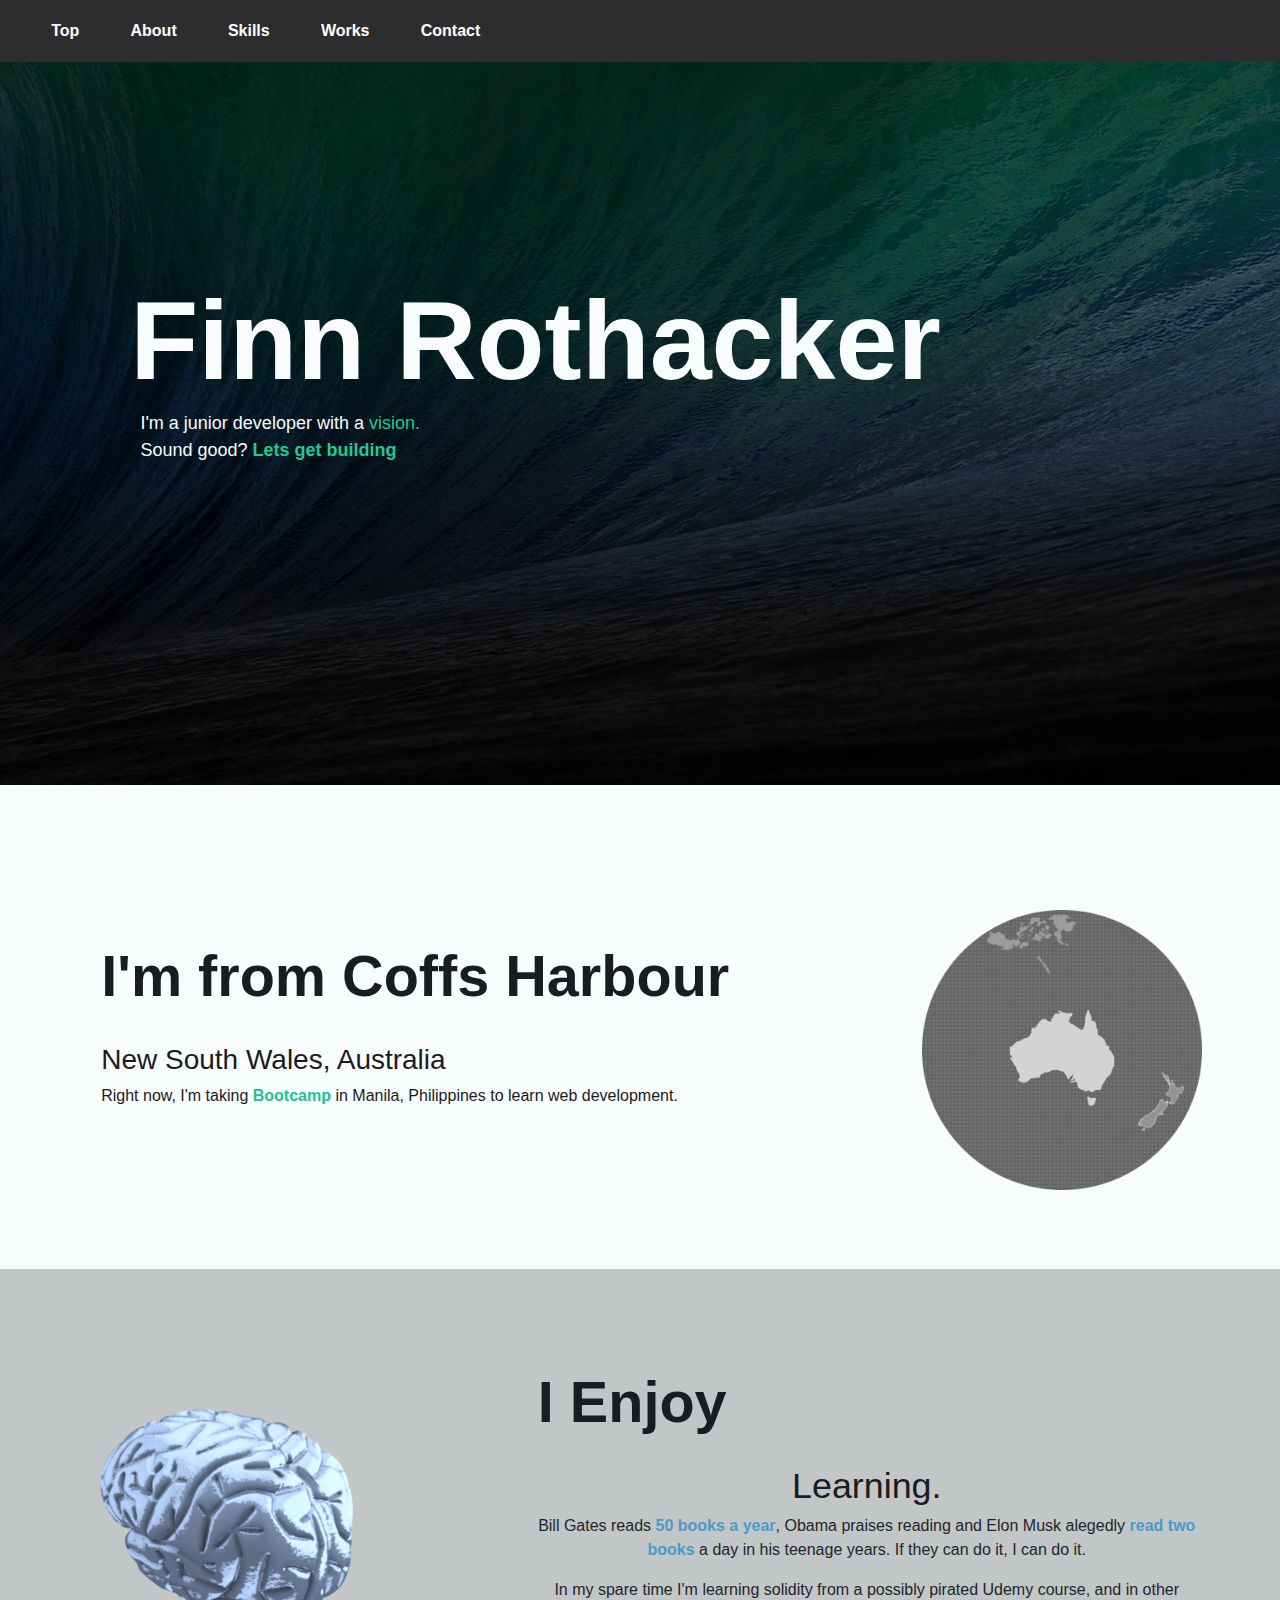
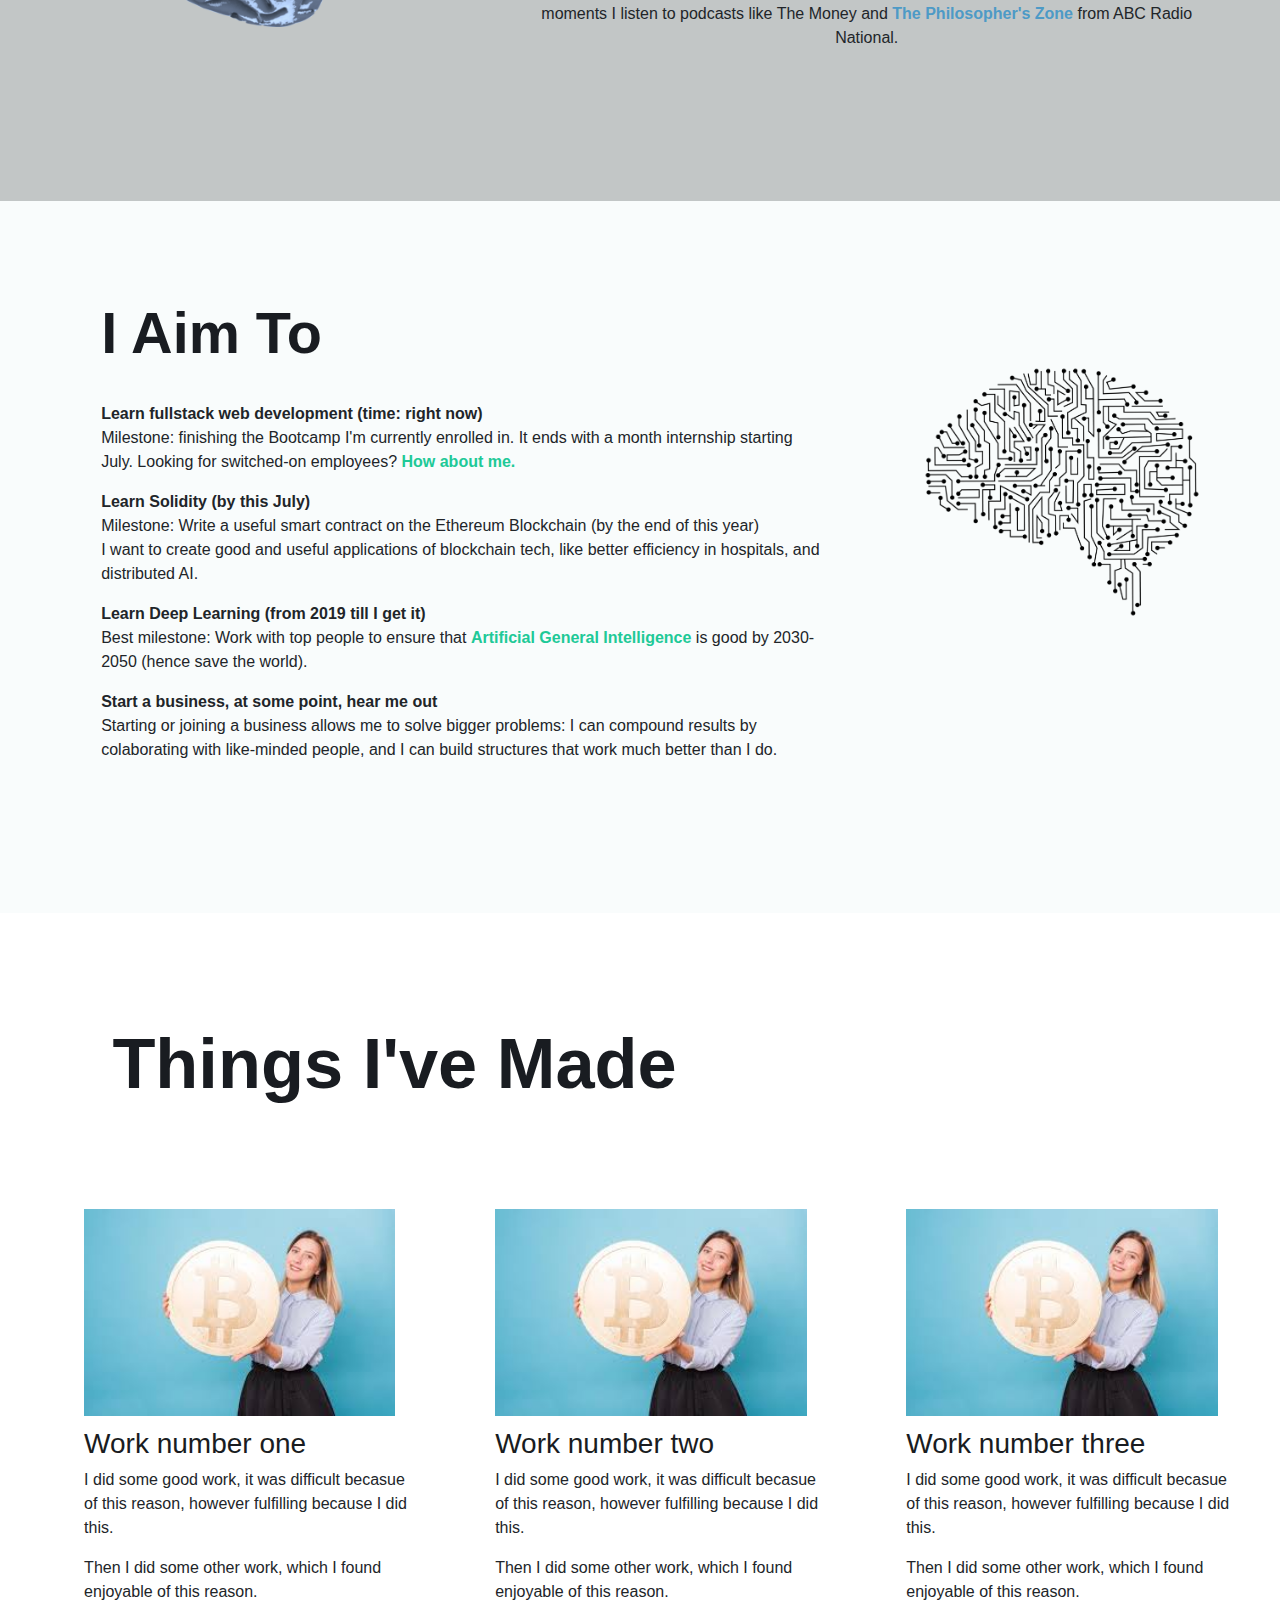
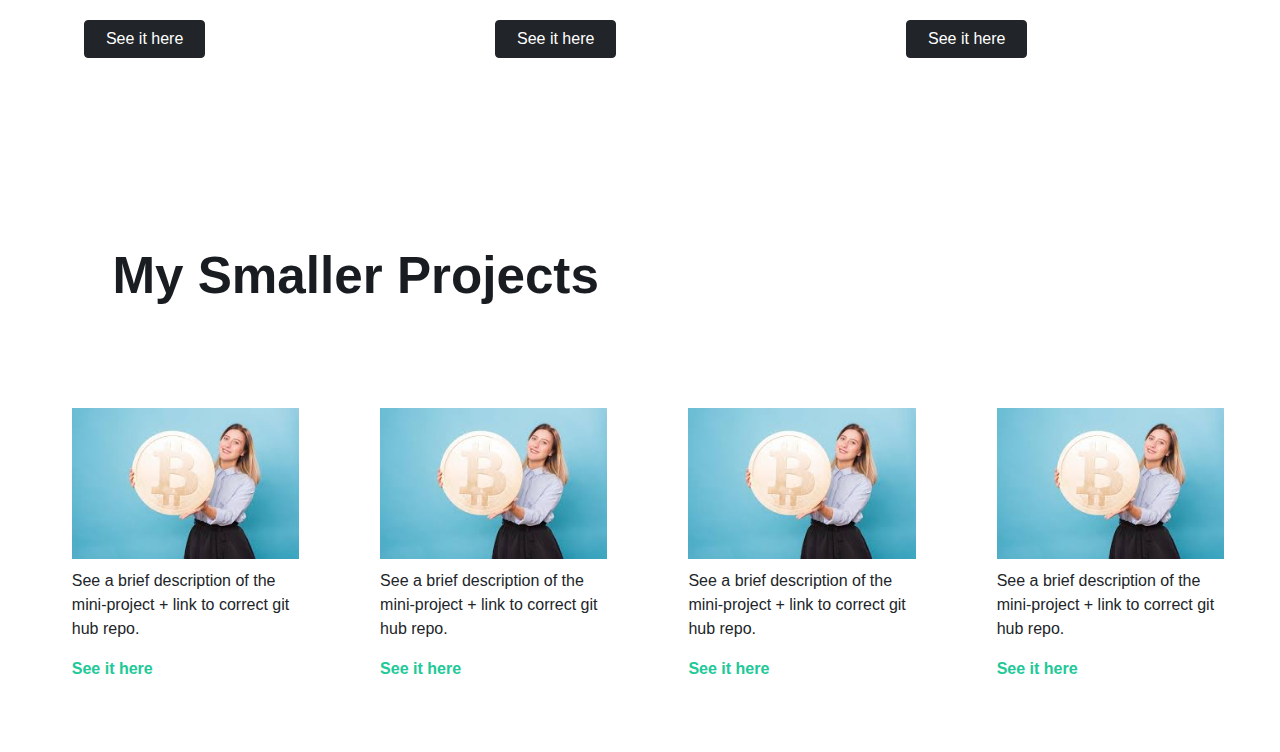
<file: index.html>
<!DOCTYPE html>
<html lang="en">

<head>
  <title>Finn</title>
  <meta charset="UTF-8">
  <meta name="viewport" content="width=device-width, initial-scale=1">


  <link rel="stylesheet" href="https://use.fontawesome.com/releases/v5.0.10/css/all.css" integrity="sha384-+d0P83n9kaQMCwj8F4RJB66tzIwOKmrdb46+porD/OvrJ+37WqIM7UoBtwHO6Nlg" crossorigin="anonymous">

  <link rel="stylesheet" href="https://stackpath.bootstrapcdn.com/bootstrap/4.1.0/css/bootstrap.min.css" integrity="sha384-9gVQ4dYFwwWSjIDZnLEWnxCjeSWFphJiwGPXr1jddIhOegiu1FwO5qRGvFXOdJZ4" crossorigin="anonymous">


  <link rel="stylesheet" type="text/css" href="custom-css-bootstrap-magic-2018-04-12.css">


  <link rel="stylesheet" type="text/css" href="style.css">
</head>

<body>
  <div id="top"></div>

  <nav class="navbar navbar-expand fixed-top">
    <div>
      <div class="navbar-nav">
        <a class="left" href="#top">Top</a>
        <a class="right" href="#about">About</a>
        <a class="right" href="#skills">Skills</a>
        <a class="right" href="#works">Works</a>
        <a class="right" href="#contact">Contact</a>
      </div>
    </div>
  </nav>

  <div class="jumbotron" >
    <div  class="container">
    <h1><a id="invisi-link2" href="#about">Finn Rothacker</a></h1> 
    <p>I'm a junior developer with a<a id="invisi-link" href="#vision"> vision.</a></br>
      Sound good? 
      <a href="#contact">Lets get building</a></p> 
    </div>
  </div>

  

  <div id="about" class="row about">
    <div class="col-sm-12 col-md-8 im-from">
      <div class="thumbnail">
        <div class="caption">
          <h2>I'm from Coffs Harbour</h2> 
          <h3>New South Wales, Australia</h3>
          <p>Right now, I'm taking <a class="darker" href="https://www.ikigaidojo.io/">Bootcamp</a> in Manila, Philippines to learn web development.</p>
          <!-- <p><a href="https://github.com/Frothacker" class="btn btn-primary" role="button">Optional button</a> </p> -->
        </div>
      </div>
    </div>
    <div class="col-sm-12 col-md-4 im-from">
      <div class="thumbnail">
        <div class="caption">
          <img src="australia.png" alt="content">
        </div>
      </div>
    </div>
    <!-- ^^^^^^^^^^^^^^^^^^^^^^^^^^^^^^^^^^^^^^^^^^^^^^^^^^ -->
    <div class="col-sm-12 col-md-4 i-like">
      <div class="thumbnail">
        <div class="caption">
          <img src="blue-brain.png" alt="content">
        </div>
      </div>
    </div>
    <div class="col-sm-12 col-md-8 i-like">
      <div class="thumbnail">
        <div class="caption">
          <h2>I Enjoy </h2> 
          <h3>Learning. </h3>
          <p>Bill Gates reads<a href="https://www.nytimes.com/2016/01/04/fashion/bill-gates-gates-notes-books.html?smid=tw-nytimes&smtyp=cur&_r=0"> 50 books a year</a>, Obama praises</a> reading and Elon Musk alegedly <a href="https://medium.com/@michaeldsimmons/how-elon-musk-learns-faster-and-better-than-everyone-else-a010a4f586ef">read two books</a> a day in his teenage years. If they can do it, I can do it.</p>
          <p> In my spare time I'm learning solidity from a possibly pirated Udemy course, and in other moments I listen to podcasts like The Money and <a href="http://www.abc.net.au/radionational/programs/philosopherszone/">The Philosopher's Zone</a> from ABC Radio National.</p>
        </div>
      </div>
    </div>
    
    <!-- ^^^^^^^^^^^^^^^^^^^^^^^^^^^^^^^^^^^^^^^^^^^^^^^^^^ -->
      <div class="col-sm-12 col-md-8 vision" id="vision">
        <div class="thumbnail">
          <div class="caption">
            <h2>I Aim To</h2> 
            <div>
              <strong>Learn fullstack web development (time: right now)</strong>
              <p>Milestone: finishing the Bootcamp I'm currently enrolled in. It ends with a month internship starting July. Looking for switched-on employees? <a href="#contact">How about me.</a> </p>
              
              <strong>Learn Solidity (by this July)</strong>
              <p>Milestone: Write a useful smart contract on the Ethereum Blockchain (by the end of this year)</br>I want to create good and useful applications of blockchain tech, like better efficiency in hospitals, and distributed AI.</p>

              <strong>Learn Deep Learning (from 2019 till I get it)</strong>
              <p>Best milestone: Work with top people to ensure that <a href="https://openai.com/">Artificial General Intelligence</a> is good by 2030-2050  (hence save the world).</p>

              <strong>Start a business, at some point, hear me out</strong>
              <p>Starting or joining a business allows me to solve bigger problems: I can compound results by colaborating with like-minded people, and I can build structures that work much better than I do. </p>

            </div>
            <!-- <p><a href="https://github.com/Frothacker" class="btn btn-primary" role="button">Optional button</a> </p> -->
          </div>
        </div>
      </div>
      <div class="col-sm-12 col-md-4 vision">
        <div class="thumbnail">
          <div class="caption">
            <img src="ai.png" alt="content">
          </div>
        </div>
      </div>
      
  </div> <!-- col div -->
  
  <div id="works" class="row works">
    <h2 class="col-sm-12">Things I've Made</h2> 

    <div class="col-sm-6 col-md-4">
      <div class="thumbnail">
        <img src="stock.jpg" alt="stock photo">
        <div class="caption">
          <h3>Work number one</h3>
          <p>I did some good work, it was difficult becasue of this reason, however fulfilling because I did this.</p>
          <p>Then I did some other work, which I found enjoyable of this reason.</p>
          <p><a href="https://github.com/Frothacker" class="btn btn-secondary" role="button">See it here</a> </p>
        </div>
      </div>
    </div>

    <div class="col-sm-6 col-md-4">
      <div class="thumbnail">
        <img src="stock.jpg" alt="stockphoto">
        <div class="caption">
          <h3>Work number two</h3>
          <p>I did some good work, it was difficult becasue of this reason, however fulfilling because I did this.</p>
          <p>Then I did some other work, which I found enjoyable of this reason.</p>
          <p><a href="https://github.com/Frothacker" class="btn btn-secondary" role="button">See it here</a> </p>
        </div>
      </div>
    </div>

    <div class="col-sm-6 col-md-4">
      <div class="thumbnail">
        <img src="stock.jpg" alt="stock photo">
        <div class="caption">
          <h3>Work number three</h3>
          <p>I did some good work, it was difficult becasue of this reason, however fulfilling because I did this.</p>
          <p>Then I did some other work, which I found enjoyable of this reason.</p>
          <p><a href="https://github.com/Frothacker" class="btn btn-secondary" role="button">See it here</a> </p>
        </div>
      </div>
    </div>

  </div>

   
<div class="row smaller-works">
  <h2 class="col-sm-12">My Smaller Projects</h2> 

  <div class="col-sm-6 col-md-3">
    <div class="thumbnail">
      <img src="stock.jpg" alt="content">
      <div class="caption">
        <p>See a brief description of the mini-project + link to correct git hub repo.</p> 
        <p><a href="https://github.com/Frothacker" class="link" role="link">See it here</a> </p>
      </div>
    </div>
  </div>
  <div class="col-sm-6 col-md-3">
    <div class="thumbnail">
      <img src="stock.jpg" alt="content">
    
      <div class="caption">
        <p>See a brief description of the mini-project + link to correct git hub repo.</p> 
        <p><a href="https://github.com/Frothacker" class="link" role="link">See it here</a> </p>
      </div>
    </div>
  </div>
  <div class="col-sm-6 col-md-3">
    <div class="thumbnail">
      <img src="stock.jpg" alt="content">
      <div class="caption">
        <p>See a brief description of the mini-project + link to correct git hub repo.</p> 
        <p><a href="https://github.com/Frothacker" class="link" role="link">See it here</a> </p>      </div>
    </div>
  </div>
  <div class="col-sm-6 col-md-3">
    <div class="thumbnail">
      <img src="stock.jpg" alt="content">
      <div class="caption">
        <p>See a brief description of the mini-project + link to correct git hub repo. </p> 
        <p><a href="https://github.com/Frothacker" class="link" role="link">See it here</a> </p>
      </div>
    </div>
  </div>
  </div> <!-- smallworks div -->

  
  <script src="https://code.jquery.com/jquery-3.3.1.slim.min.js" integrity="sha384-q8i/X+965DzO0rT7abK41JStQIAqVgRVzpbzo5smXKp4YfRvH+8abtTE1Pi6jizo" crossorigin="anonymous"></script>
  <script src="https://cdnjs.cloudflare.com/ajax/libs/popper.js/1.14.0/umd/popper.min.js" integrity="sha384-cs/chFZiN24E4KMATLdqdvsezGxaGsi4hLGOzlXwp5UZB1LY//20VyM2taTB4QvJ" crossorigin="anonymous"></script>
  <script src="https://stackpath.bootstrapcdn.com/bootstrap/4.1.0/js/bootstrap.min.js" integrity="sha384-uefMccjFJAIv6A+rW+L4AHf99KvxDjWSu1z9VI8SKNVmz4sk7buKt/6v9KI65qnm" crossorigin="anonymous"></script>

</body>
</html>
</file>
<file: style.css>
/* NAVBAR             --------------------------------------------------*/
.navbar {
  background-color: #2D2D2F; 
  padding-left: 2vw;
  position: sticky;
}

/* nav links*/

.navbar a{
  color: white;
  padding: 11px 2vw;
}

.navbar a:hover {
  color: #20c997;
}


/*HERO                --------------------------------------------------*/

.jumbotron {
  background-image: url("background.jpg");
  margin: 0%;
  padding: 9%;
  padding-top: 17%;
  padding-bottom: 30%;
  border-radius: 0%;
  color: transparent;
  max-height: 723px;
}

.jumbotron h1 {
  color: #F9FCFC;
  font-weight: bolder;
  font-size: 8.7vw;

}
.jumbotron p {
  padding-top: 0px;
  padding-left: 1%;
  color: #F9FCFC;
  font-weight: thin;
  font-size: 18px;

}
/*just for the vision sentence*/
#invisi-link{
  font-weight: normal;
}

#invisi-link2{
  color: #F9FCFC;
  font-weight: bold;
}


/* .row style         --------------------------------------------------*/

.row {
  background-color: white;
  text-align: left;
  padding: 3%;

}


.row h2{
  margin: 7%;
  margin-left: 0%;
  margin-bottom: 10%;
  font-size: 5.5vw;
  font-weight: bold;
}

/* for the individual columns */
.row .thumbnail{
  width: 90%;
  height: auto;
  padding: 2%;
  padding-bottom: 6%;
  position: static;

}

/* image */
.row img{
  width: 95%;
  max-width: 400px;
  height: auto;
  padding-bottom: 4%;
  position: static;
}



/*ABOUT              --------------------------------------------------*/

/* applied to all three about sections*/
.about{
  padding:0%;
  background-color: teal;
  text-align: left;
}

.about h2 {   
  margin: 0%;
  margin-bottom: 5%;
  font-size: 4.5vw;
  font-weight: bold;
}

.about .darker {
  color: #1FC190;
}

.about img {
  width: 80%;
  max-width: 400px;
  height: auto;
  position: static;
  padding-top: 5%;
}

.about .thumbnail{
  margin: 10%;
}


/* im from    -------------------------*/
.im-from {
background-color:  #F8FCFC;
padding-top: 4.5%;
}

.im-from p, h2, h3{
  color: #191C21;
}


/* i like     -------------------------*/
.i-like{
  background-color: #C2C6C6;
  text-align: center;
}

.i-like .thumbnail {
  padding-right: 10%;
}

.i-like h2 {
  text-align: left;
}
.i-like h3 {
  text-align: center;
  font-size: 2.8vw;
}

.i-like a{
  color: #4D9AC6;
}

/*brain image*/
 .i-like img{
  margin-top: 23.5%;
  margin-left: 12%;
 }


/*vision      -------------------------*/
.vision{
  background-color: #F9FCFC;
}

.vision img{
  padding-top: 33%;
}

/*WORKS               --------------------------------------------------*/

.works .thumbnail{
  float: right;
}

.works h2{
  margin: 6%;
  margin-bottom: 8%;
}



/*SMALLER WORKS       --------------------------------------------------*/

/*for the whole span*/
.smaller-works .thumbnail{
  float: right;
}



/* styling for smallerworks heading*/
.smaller-works h2{
  margin: 6%;
  margin-bottom: 8%;
  font-size: 4vw;
  font-weight: bold;
}
</file>
